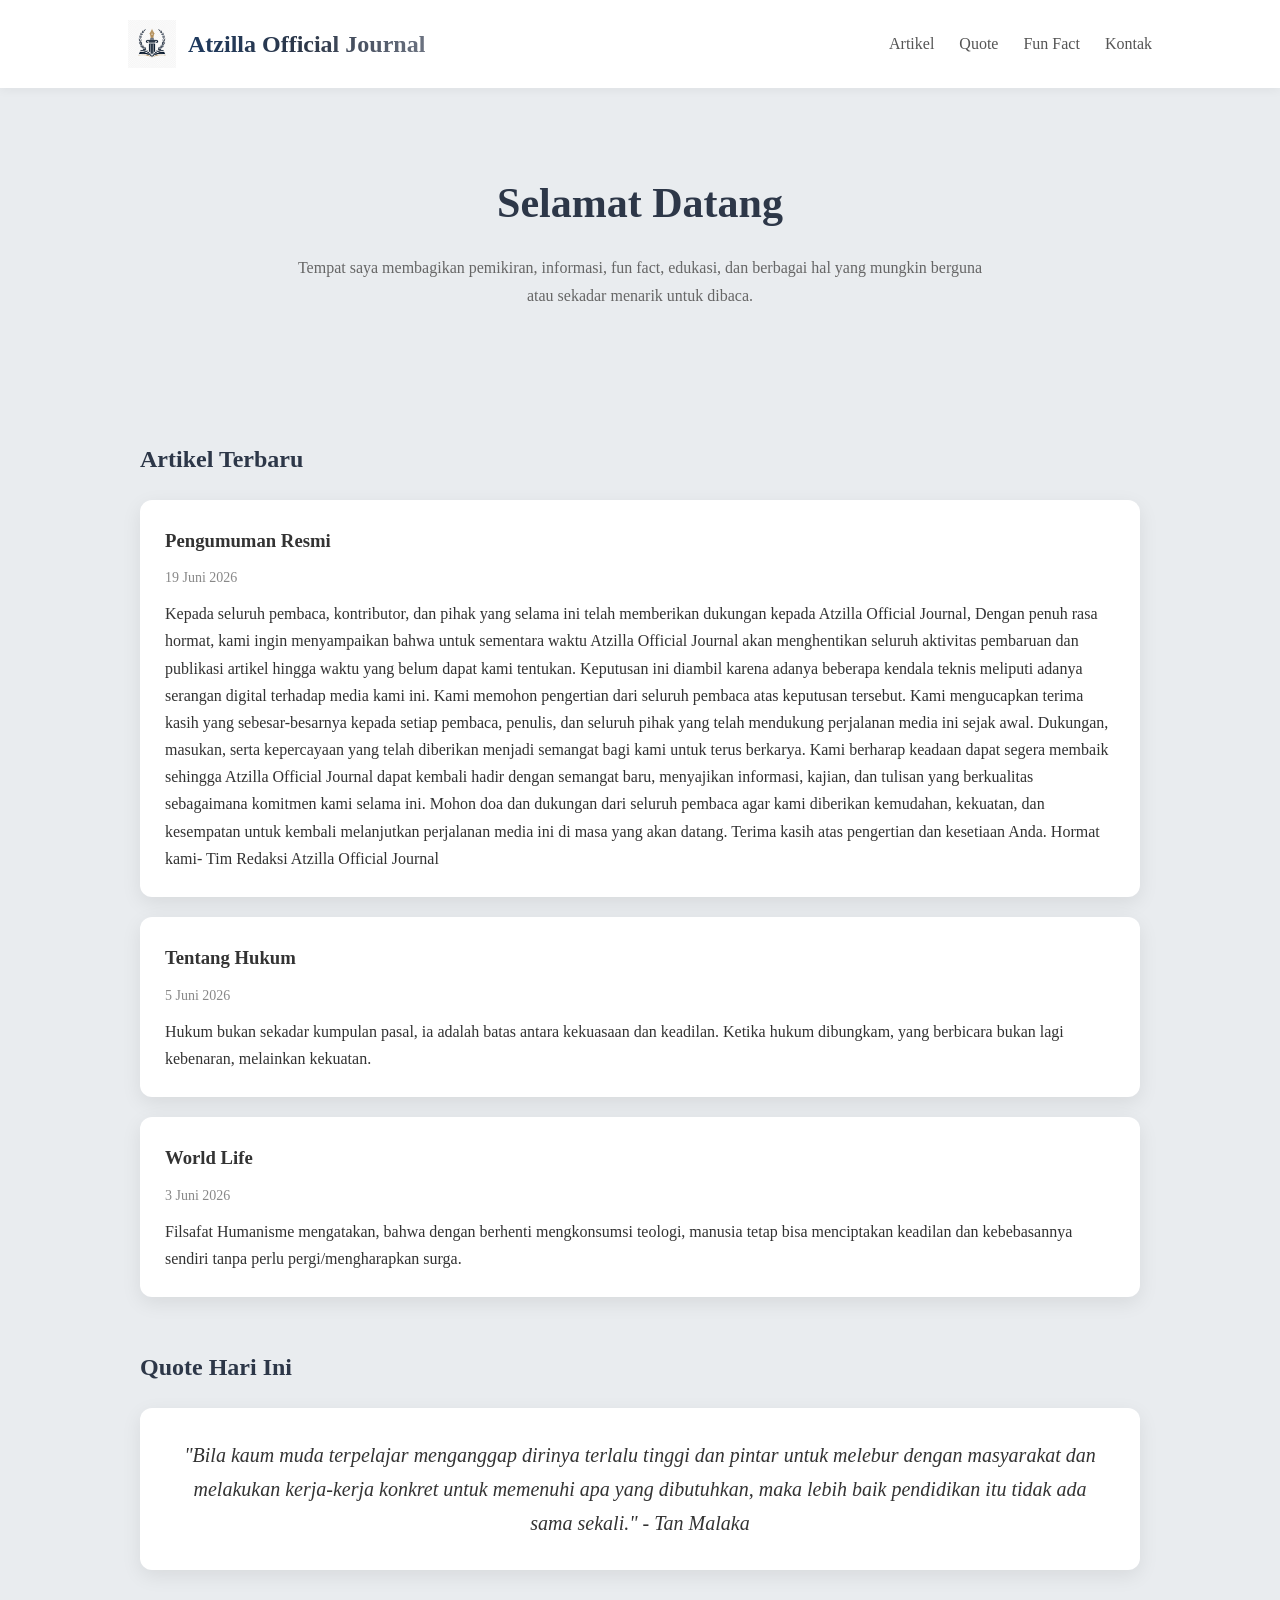
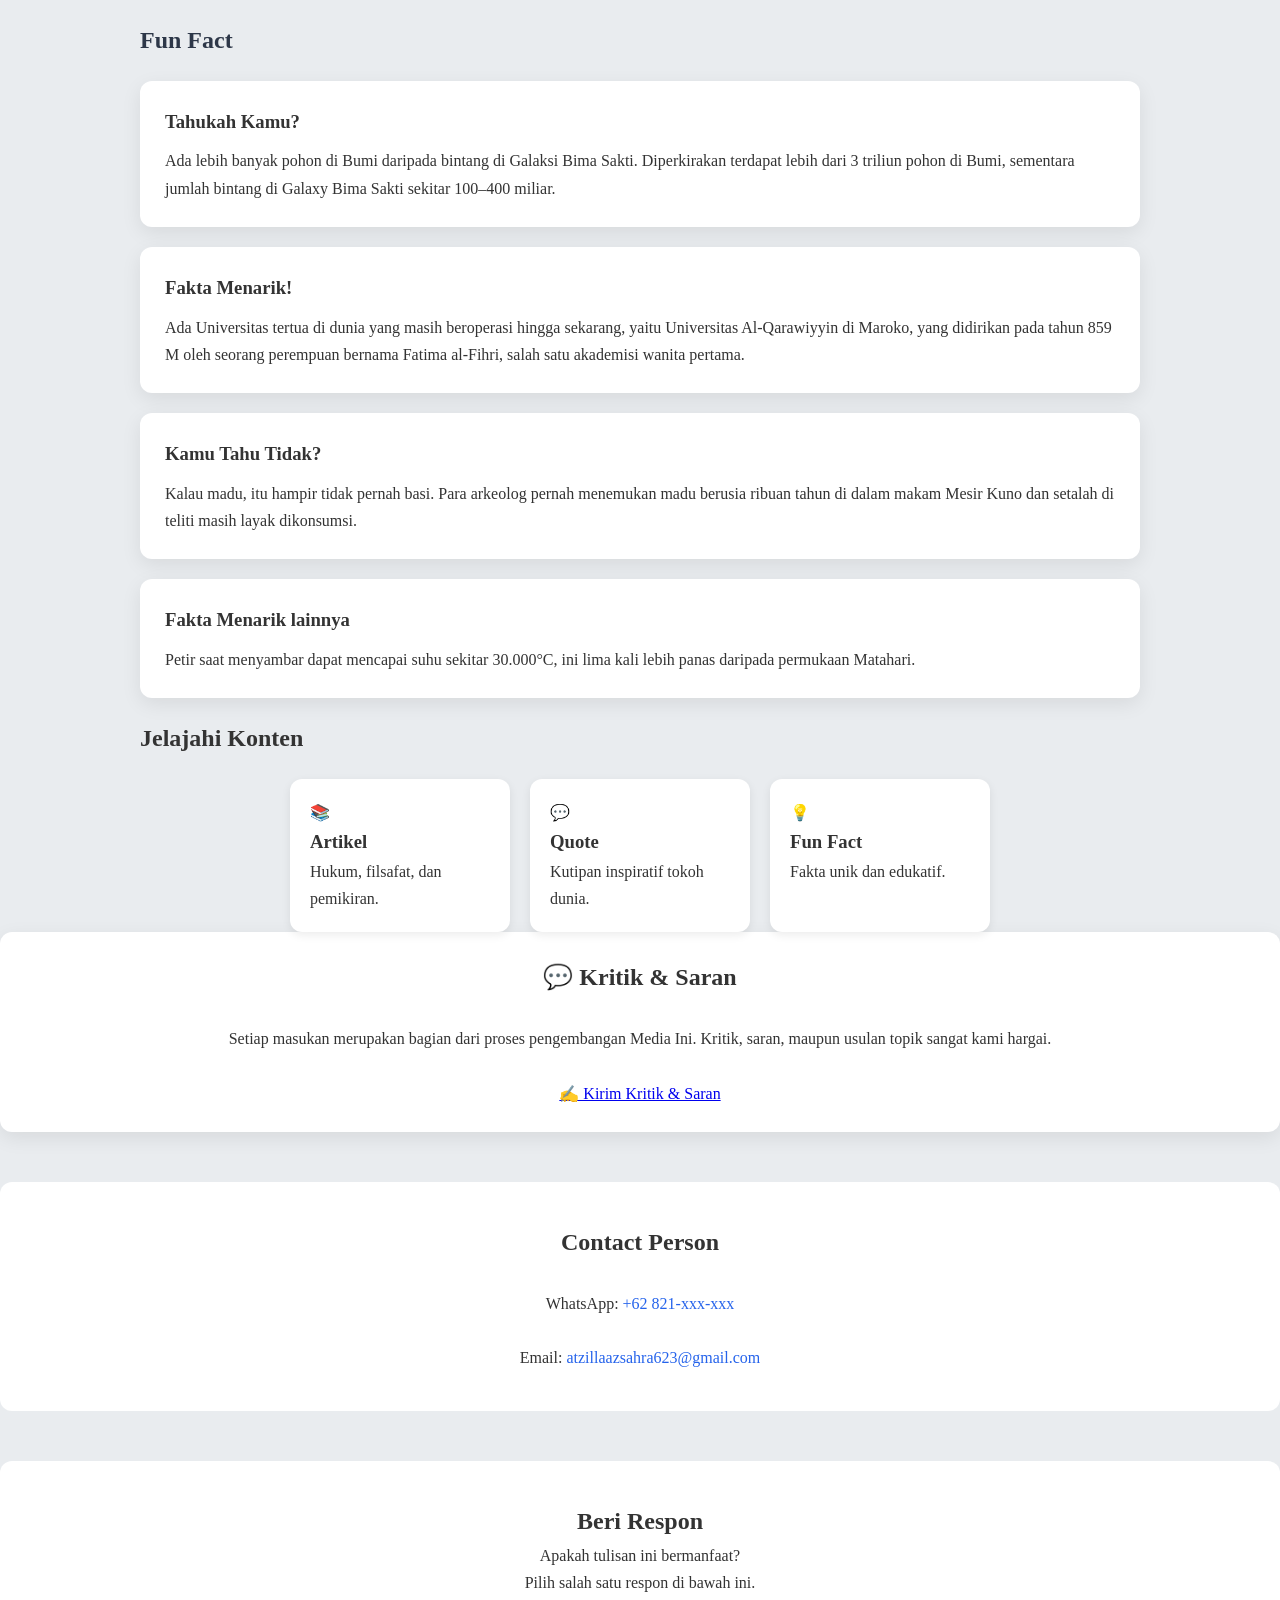
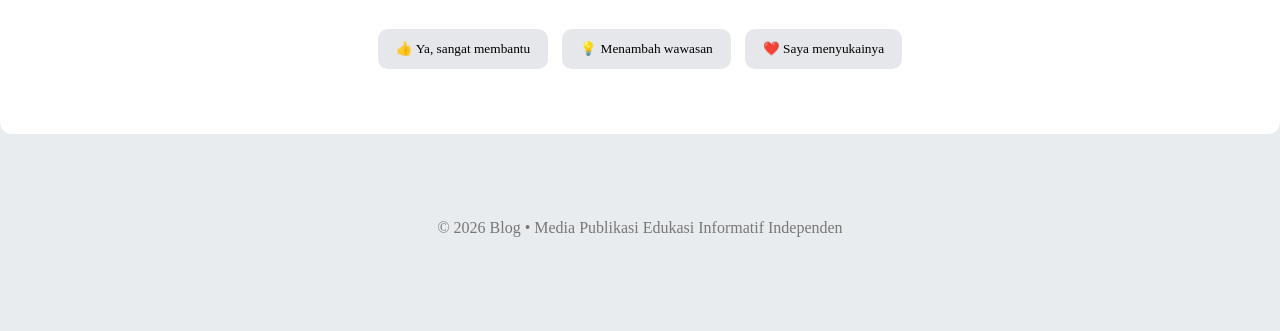
<file: index.html>
<!DOCTYPE html>
<html lang="id">
<head>
<meta charset="UTF-8">
<meta name="viewport" content="width=device-width, initial-scale=1.0">
<title>Atzilla  Official Journal</title>

<head>

<meta name="description" content="Atzilla Official Journal adalah blog yang membahas hukum, filsafat, pendidikan, quote inspiratif, dan fakta edukatif.">

<meta name="keywords" content="Atzilla Official Journal, hukum, filsafat, pendidikan, quote, fun fact">

<meta name="author" content="Atzilla">
    
<meta charset="UTF-8">
    
<meta name="viewport" content="width=device-width, initial-scale=1.0">

<title>Atzilla Officiall Journal</title>

<link rel="icon" type="image/png" href="logo.png">

<link rel="stylesheet" href="style.css">
    
</head>

<body>

<header>
<nav>
<div class="logo">
    <img src="logo.png" alt="Logo">
    <span>Atzilla Official Journal</span>
</div>
    
<ul>
<li><a href="#artikel">Artikel</a></li>
<li><a href="#quote">Quote</a></li>
<li><a href="#funfact">Fun Fact</a></li>
<li><a href="#kontak">Kontak</a></li>
</ul>
</nav>
</header>

<section class="hero">
<h1>Selamat Datang</h1>
<p>
Tempat saya membagikan pemikiran, informasi,
fun fact, edukasi, dan berbagai hal yang mungkin
berguna atau sekadar menarik untuk dibaca.
</p>
</section>

<div class="container">

<h2 class="section-title" id="artikel">Artikel Terbaru</h2>

<div class="card">
<h3>Pengumuman Resmi</h3>
<p class="date">19 Juni 2026</p>

<p>
Kepada seluruh pembaca, kontributor, dan pihak yang selama ini telah memberikan dukungan kepada Atzilla Official Journal,
Dengan penuh rasa hormat, kami ingin menyampaikan bahwa untuk sementara waktu Atzilla Official Journal akan menghentikan seluruh aktivitas pembaruan dan publikasi artikel hingga waktu yang belum dapat kami tentukan.
Keputusan ini diambil karena adanya beberapa kendala teknis meliputi adanya serangan digital terhadap media kami ini. Kami memohon pengertian dari seluruh pembaca atas keputusan tersebut.
Kami mengucapkan terima kasih yang sebesar-besarnya kepada setiap pembaca, penulis, dan seluruh pihak yang telah mendukung perjalanan media ini sejak awal. Dukungan, masukan, serta kepercayaan yang telah diberikan menjadi semangat bagi kami untuk terus berkarya.
Kami berharap keadaan dapat segera membaik sehingga Atzilla Official Journal dapat kembali hadir dengan semangat baru, menyajikan informasi, kajian, dan tulisan yang berkualitas sebagaimana komitmen kami selama ini.
Mohon doa dan dukungan dari seluruh pembaca agar kami diberikan kemudahan, kekuatan, dan kesempatan untuk kembali melanjutkan perjalanan media ini di masa yang akan datang.
Terima kasih atas pengertian dan kesetiaan Anda.

Hormat kami-
Tim Redaksi
Atzilla Official Journal 
</p>
</div>
    
<div class="card">
<h3>Tentang Hukum</h3>
<p class="date">5 Juni 2026</p>

<p>
Hukum bukan sekadar kumpulan pasal, ia adalah batas antara kekuasaan dan keadilan.
Ketika hukum dibungkam, yang berbicara bukan lagi kebenaran, melainkan kekuatan.
</p>
</div>

<div class="card">
<h3>World Life</h3>
<p class="date">3 Juni 2026</p>

<p>
Filsafat Humanisme mengatakan, bahwa dengan berhenti mengkonsumsi teologi, 
manusia tetap bisa menciptakan keadilan dan kebebasannya sendiri tanpa perlu pergi/mengharapkan surga.
</p>
</div>

<h2 class="section-title" id="quote">Quote Hari Ini</h2>

<div class="card quote">
"Bila kaum muda terpelajar menganggap dirinya terlalu tinggi dan pintar 
untuk melebur dengan masyarakat dan melakukan kerja-kerja konkret untuk memenuhi apa yang dibutuhkan,
maka lebih baik pendidikan itu tidak ada sama sekali." - Tan Malaka
</div>

<h2 class="section-title" id="funfact">Fun Fact</h2>

<div class="card">
<h3>Tahukah Kamu?</h3>

<p>
Ada lebih banyak pohon di Bumi daripada bintang di Galaksi Bima Sakti.
Diperkirakan terdapat lebih dari 3 triliun pohon di Bumi, sementara jumlah bintang di Galaxy Bima Sakti sekitar 100–400 miliar.
</p>
</div>

<div class="card">
<h3>Fakta Menarik!</h3>

<p>
Ada Universitas tertua di dunia yang masih beroperasi hingga sekarang, yaitu 
Universitas Al-Qarawiyyin di Maroko, yang didirikan pada tahun 859 M oleh seorang perempuan bernama Fatima al-Fihri,
salah satu akademisi wanita pertama.
</p>
</div>
    
<div class="card">
<h3>Kamu Tahu Tidak?</h3>

<p>
Kalau madu, itu hampir tidak pernah basi.
Para arkeolog pernah menemukan madu berusia ribuan tahun
di dalam makam Mesir Kuno dan setalah di teliti masih layak dikonsumsi.
</p>
</div>

<div class="card">
<h3>Fakta Menarik lainnya</h3>

<p>
Petir saat menyambar dapat mencapai suhu sekitar
30.000°C, ini lima kali lebih panas daripada
permukaan Matahari.
</p>
</div>

<h2>Jelajahi Konten</h2>

</div>

<div class="kategori">

<a href="artikel.html" class="kategori-box">
📚
<h3>Artikel</h3>
<p>Hukum, filsafat, dan pemikiran.</p>
</a>

<a href="quote.html" class="kategori-box">
💬
<h3>Quote</h3>
<p>Kutipan inspiratif tokoh dunia.</p>
</a>

<a href="funfact.html" class="kategori-box">
💡
<h3>Fun Fact</h3>
<p>Fakta unik dan edukatif.</p>
</a>

</div>
</div>
    
<div class="card" style="text-align:center;">

<h2>💬 Kritik & Saran</h2>

<br>

<p>
Setiap masukan merupakan bagian dari proses
pengembangan Media Ini. Kritik, saran, maupun usulan
topik sangat kami hargai.
</p>

<br>

<a href="https://forms.gle/cFdg8Zc1UenTo4ke9" class="kritik-btn">
✍ Kirim Kritik & Saran
</a>

</div>
    
<div class="contact" id="kontak">

<h2>Contact Person</h2>

<br>

<p>
WhatsApp:
<a href="https://wa.me/62821xxxxxxx">
+62 821-xxx-xxx
</a>
</p>

<br>

<p>
Email:
<a href="mailto:atzillaazsahra623@gmail.com">
atzillaazsahra623@gmail.com
</a>
</p>

</div>

<div class="contact">

<h2>Beri Respon</h2>

<p>Apakah tulisan ini bermanfaat?</p>

<p>Pilih salah satu respon di bawah ini.</p>

<br>

<button class="feedback-btn" onclick="vote(this)">
👍 Ya, sangat membantu
</button>

<button class="feedback-btn" onclick="vote(this)">
💡 Menambah wawasan
</button>

<button class="feedback-btn" onclick="vote(this)">
❤️ Saya menyukainya
</button>

<p id="thanks" style="margin-top:20px;font-weight:bold;"></p>

</div>

<footer>
© 2026 Blog • Media Publikasi Edukasi Informatif Independen
<footer>
    <style>
.feedback-btn{
    padding:12px 18px;
    margin:5px;
    border:none;
    border-radius:10px;
    cursor:pointer;
    background:#e5e7eb;
    transition:all 0.3s ease;
}

.feedback-btn:hover{
    transform:translateY(-3px);
}

.feedback-btn.clicked{
    background:#4f46e5;
    color:white;
    transform:scale(1.08);
}
</style>

<script>
function vote(button){

    const buttons =
    document.querySelectorAll('.feedback-btn');

    buttons.forEach(btn=>{
        btn.disabled=true;
    });

    button.classList.add('clicked');

    document.getElementById('thanks').innerText =
    "✨ Terima kasih atas dukungannya!";
}
</script>
</body>
</html>
</file>
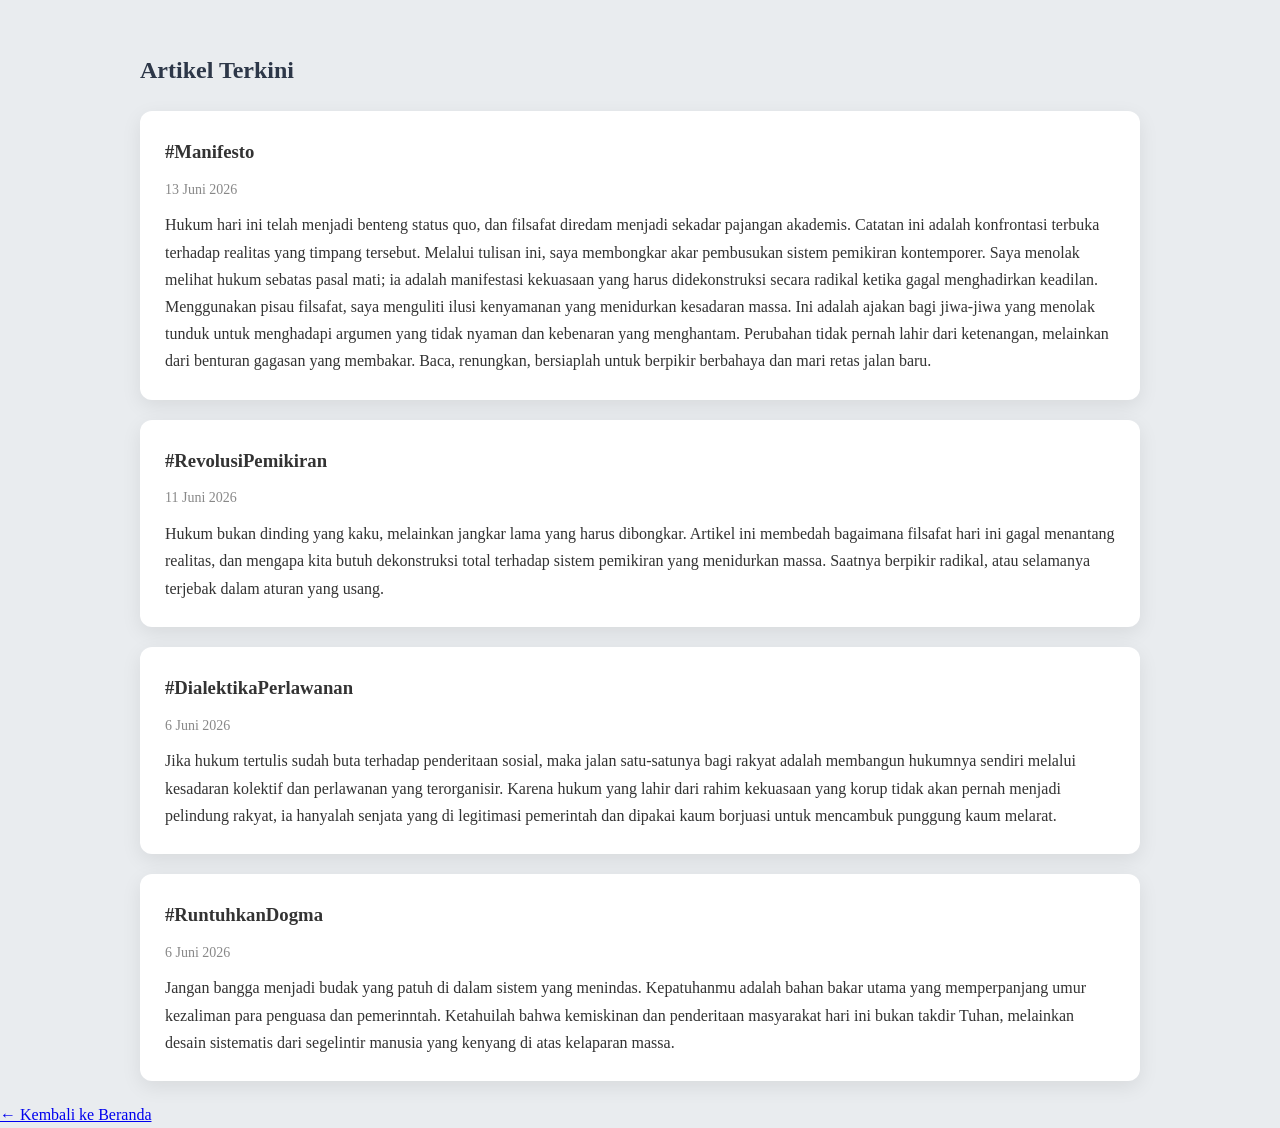
<file: artikel.html>
<!DOCTYPE html>
<html lang="id">
<head>
<meta charset="UTF-8">
<meta name="viewport" content="width=device-width, initial-scale=1.0">
  
<title>Artikel - Atzilla Official Journal</title>

<link rel="icon" href="logo.png">

<link rel="stylesheet" href="style.css">

</head>

<body>

<div class="container">

<h2 class="section-title">Artikel Terkini</h2>

<div class="card">

<h3>#Manifesto</h3>
<p class="date">13 Juni 2026</p>

<p>
Hukum hari ini telah menjadi benteng status quo, dan filsafat diredam menjadi sekadar pajangan akademis. 
Catatan ini adalah konfrontasi terbuka terhadap realitas yang timpang tersebut.

Melalui tulisan ini, saya membongkar akar pembusukan sistem pemikiran kontemporer. 
Saya menolak melihat hukum sebatas pasal mati; ia adalah manifestasi kekuasaan yang harus didekonstruksi secara radikal ketika gagal menghadirkan keadilan.
Menggunakan pisau filsafat, saya menguliti ilusi kenyamanan yang menidurkan kesadaran massa.

Ini adalah ajakan bagi jiwa-jiwa yang menolak tunduk untuk menghadapi argumen yang tidak nyaman dan kebenaran yang menghantam. 
Perubahan tidak pernah lahir dari ketenangan, melainkan dari benturan gagasan yang membakar.

Baca, renungkan, bersiaplah untuk berpikir berbahaya dan mari retas jalan baru.
</p>

</div>

</p>
<div class="card">

<h3>#RevolusiPemikiran</h3>
<p class="date">11 Juni 2026</p>

<p>
Hukum bukan dinding yang kaku, melainkan jangkar lama yang harus dibongkar. 
Artikel ini membedah bagaimana filsafat hari ini gagal menantang realitas, dan mengapa kita butuh dekonstruksi total terhadap sistem pemikiran yang menidurkan massa. 
Saatnya berpikir radikal, atau selamanya terjebak dalam aturan yang usang.
</p>

</div>
  
<div class="card">

<h3>#DialektikaPerlawanan</h3>
<p class="date">6 Juni 2026</p>

<p>
Jika hukum tertulis sudah buta terhadap penderitaan sosial, 
maka jalan satu-satunya bagi rakyat adalah membangun hukumnya sendiri melalui kesadaran kolektif dan perlawanan yang terorganisir.
Karena hukum yang lahir dari rahim kekuasaan yang korup tidak akan pernah menjadi pelindung rakyat, 
ia hanyalah senjata yang di legitimasi pemerintah dan dipakai kaum borjuasi untuk mencambuk punggung kaum melarat.
</p>

</div>

<div class="card">

<h3>#RuntuhkanDogma</h3>
<p class="date">6 Juni 2026</p>

<p>
Jangan bangga menjadi budak yang patuh di dalam sistem yang menindas. 
Kepatuhanmu adalah bahan bakar utama yang memperpanjang umur kezaliman para penguasa dan pemerinntah.
Ketahuilah bahwa kemiskinan dan penderitaan masyarakat hari ini bukan takdir Tuhan, 
melainkan desain sistematis dari segelintir manusia yang kenyang di atas kelaparan massa.
</p>

</div>
</p>

</div>

<a href="index.html" class="back-btn">
← Kembali ke Beranda
</a>

</div>

</body>
</html>
</file>
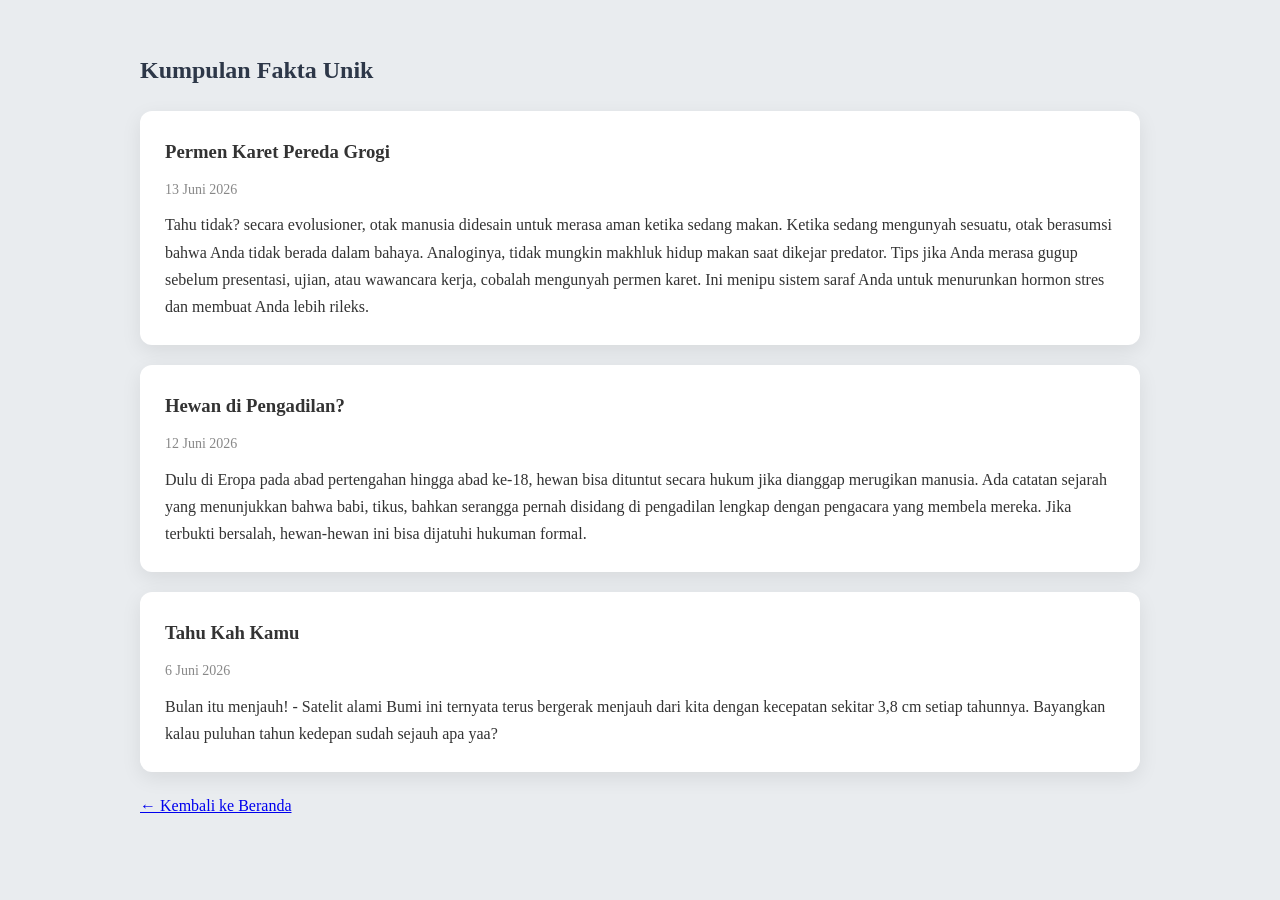
<file: funfact.html>
<!DOCTYPE html>
<html lang="id">
<head>
<meta charset="UTF-8">
<meta name="viewport" content="width=device-width, initial-scale=1.0">
  
<title>Artikel - Atzilla Official Journal</title>

<link rel="icon" href="logo.png">

<link rel="stylesheet" href="style.css">

</head>

<body>

<div class="container">

<h2 class="section-title"> Kumpulan Fakta Unik</h2>

<div class="card">

<h3>Permen Karet Pereda Grogi</h3>
<p class="date">13 Juni 2026</p>

<p>
Tahu tidak? secara evolusioner, otak manusia didesain untuk merasa aman ketika sedang makan. 
Ketika sedang mengunyah sesuatu, otak berasumsi bahwa Anda tidak berada dalam bahaya. Analoginya, tidak mungkin makhluk hidup makan saat dikejar predator.
Tips jika Anda merasa gugup sebelum presentasi, ujian, atau wawancara kerja, cobalah mengunyah permen karet. 
Ini menipu sistem saraf Anda untuk menurunkan hormon stres dan membuat Anda lebih rileks.
</p>


</div>
  
<div class="card">

<h3>Hewan di Pengadilan?</h3>
<p class="date">12 Juni 2026</p>

<p>
Dulu di Eropa pada abad pertengahan hingga abad ke-18, hewan bisa dituntut secara hukum jika dianggap merugikan manusia. 
Ada catatan sejarah yang menunjukkan bahwa babi, tikus, bahkan serangga pernah disidang di pengadilan lengkap dengan pengacara yang membela mereka. 
Jika terbukti bersalah, hewan-hewan ini bisa dijatuhi hukuman formal.
</p>

</div>
  
<div class="card">

<h3>Tahu Kah Kamu</h3>
<p class="date">6 Juni 2026</p>

<p>
Bulan itu menjauh! - Satelit alami Bumi ini ternyata terus bergerak
menjauh dari kita dengan kecepatan sekitar 3,8 cm setiap tahunnya. Bayangkan kalau puluhan  tahun kedepan sudah sejauh apa yaa?
</p>

</div>

<a href="index.html" class="back-btn">
← Kembali ke Beranda
</a>

</body>
</html>
</file>
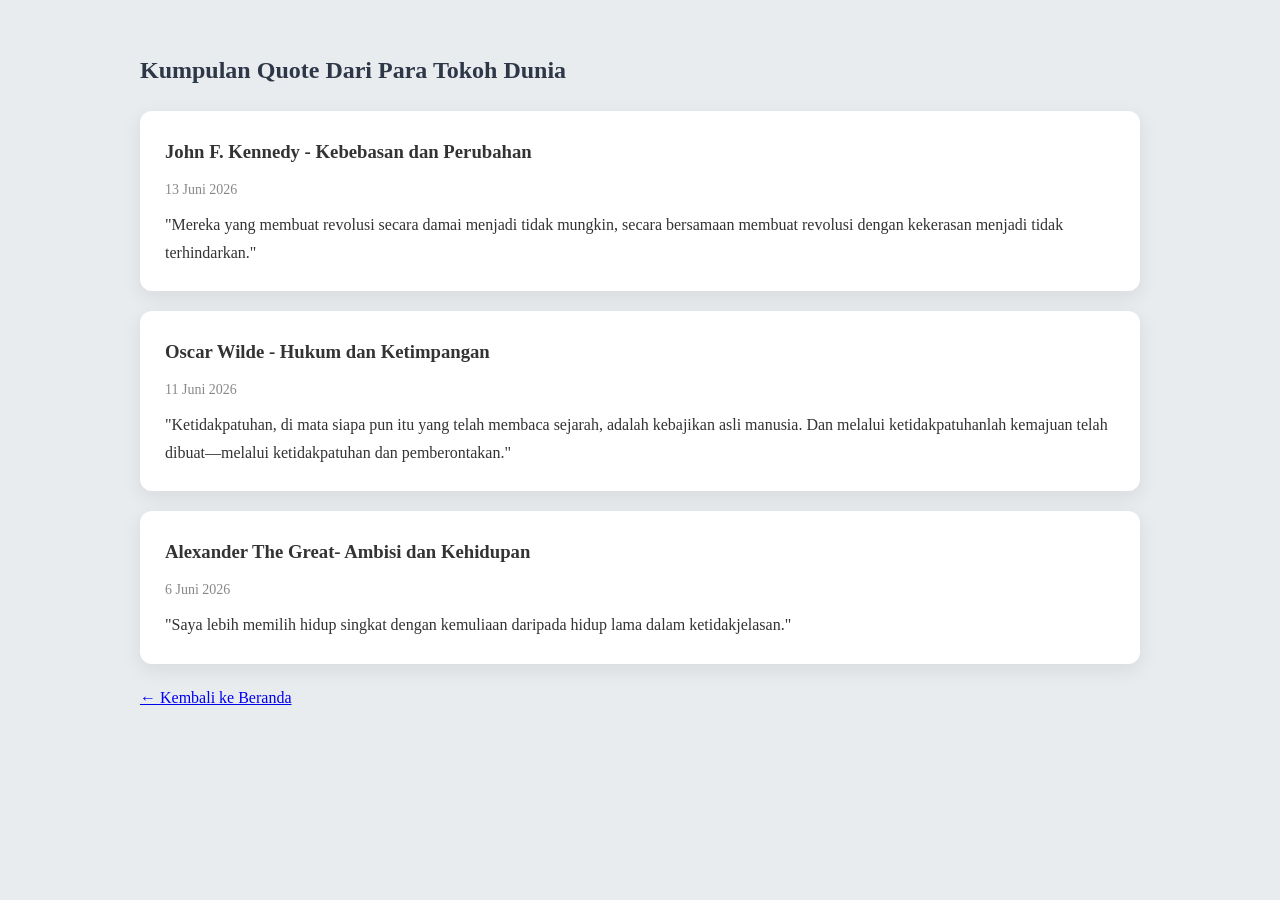
<file: quote.html>
<!DOCTYPE html>
<html lang="id">
<head>
<meta charset="UTF-8">
<meta name="viewport" content="width=device-width, initial-scale=1.0">
  
<title>Artikel - Atzilla Official Journal</title>

<link rel="icon" href="logo.png">

<link rel="stylesheet" href="style.css">

</head>

<body>

<div class="container">

<h2 class="section-title">Kumpulan Quote Dari Para Tokoh Dunia</h2>

<div class="card">

<h3>John F. Kennedy - Kebebasan dan Perubahan</h3>
<p class="date">13 Juni 2026</p>

<p>
"Mereka yang membuat revolusi  secara damai menjadi tidak mungkin, secara bersamaan membuat revolusi dengan kekerasan menjadi tidak terhindarkan."
</p>

</div>
  
<div class="card">

<h3>Oscar Wilde - Hukum dan Ketimpangan</h3>
<p class="date">11 Juni 2026</p>

<p>
"Ketidakpatuhan, di mata siapa pun itu yang telah membaca sejarah, adalah kebajikan asli manusia. 
Dan melalui ketidakpatuhanlah kemajuan telah dibuat—melalui ketidakpatuhan dan pemberontakan."
</p>

</div>
  
<div class="card">

<h3>Alexander The Great- Ambisi dan Kehidupan</h3>
<p class="date">6 Juni 2026</p>

<p>
"Saya lebih memilih hidup singkat dengan kemuliaan daripada hidup lama dalam ketidakjelasan."
</p>

</div>

<a href="index.html" class="back-btn">
← Kembali ke Beranda
</a>

</body>
</html>
</file>
<file: style.css>
*{
    margin:0;
    padding:0;
    box-sizing:border-box;
    font-family:"Times New Roman", Times, serif;

.kategori{
    display:flex;
    justify-content:center;
    gap:20px;
    flex-wrap:wrap;
    margin-top:20px;
}

.kategori-box{
    width:220px;
    background:white;
    padding:20px;
    border-radius:12px;
    text-decoration:none;
    color:#333;
    box-shadow:0 3px 10px rgba(0,0,0,0.08);
    transition:0.3s;
}

.kategori-box:hover{
    transform:translateY(-5px);
}

body{
    background:#e9ecef;
    color:#333;
    line-height:1.7;
}

header{
    background:white;
    padding:20px 10%;
    box-shadow:0 2px 10px rgba(0,0,0,0.05);
    position:sticky;
    top:0;
}

nav{
    display:flex;
    justify-content:space-between;
    align-items:center;
}

.logo{
    display:flex;
    align-items:center;
    gap:12px;
    font-size:24px;
    font-weight:bold;
    color:#2d3748;
}

.logo img{
    width:48px;
    height:48px;
    object-fit:contain;
    display:block;
}

.logo span{
    background:linear-gradient(
        90deg,
        #1e3a5f,
        #2d3748,
        #6b7280
    );

    -webkit-background-clip:text;
    -webkit-text-fill-color:transparent;
}

nav ul{
    display:flex;
    list-style:none;
    gap:25px;
}

nav a{
    text-decoration:none;
    color:#555;
    transition:0.3s;
}

nav a:hover{
    color:#4a5568;
}

.hero{
    text-align:center;
    padding:80px 20px;
}

.hero h1{
    font-size:42px;
    margin-bottom:15px;
    color:#2d3748;
}

.hero p{
    color:#666;
    max-width:700px;
    margin:auto;
}

.container{
    width:90%;
    max-width:1000px;
    margin:auto;
}

.section-title{
    margin:50px 0 20px;
    color:#2d3748;
}

.card{
    background:white;
    padding:25px;
    margin-bottom:20px;
    border-radius:12px;
    box-shadow:0 6px 20px rgba(0,0,0,0.08);
}

.card h3{
    margin-bottom:10px;
}

.date{
    color:#888;
    font-size:14px;
    margin-bottom:10px;
}

.quote{
    text-align:center;
    font-style:italic;
    font-size:20px;
    padding:30px;
}

.support-section{
    text-align:center;
    padding:50px 20px;
    margin:40px 0;
}
    
.contact{
    background:white;
    padding:40px;
    border-radius:12px;
    margin:50px 0;
    text-align:center;
}

.contact a{
    color:#2563eb;
    text-decoration:none;
}

footer{
    text-align:center;
    padding:30px;
    color:#777;
}

@media(max-width:768px){

nav{
    flex-direction:column;
    gap:15px;
}

nav ul{
    flex-wrap:wrap;
    justify-content:center;
}

.hero h1{
    font-size:32px;
}

.kritik-btn{
    display:inline-block;
    margin-top:80px;
    padding:14px 28px;
    background:#1f3b5c;
    color:white;
    text-decoration:none;
    border-radius:10px;
    transition:0.3s;
    font-weight:bold;
}

.kritik-btn:hover{
    background:#34567a;
    transform:translateY(-2px);
}
    
.back-btn{
    display:inline-block;
    margin-top:20px;
    padding:10px 18px;
    background:#1e3a8a;
    color:white;
    text-decoration:none;
    border-radius:8px;
    transition:0.3s;
}

.back-btn:hover{
    transform:translateY(-2px);
}
</file>
